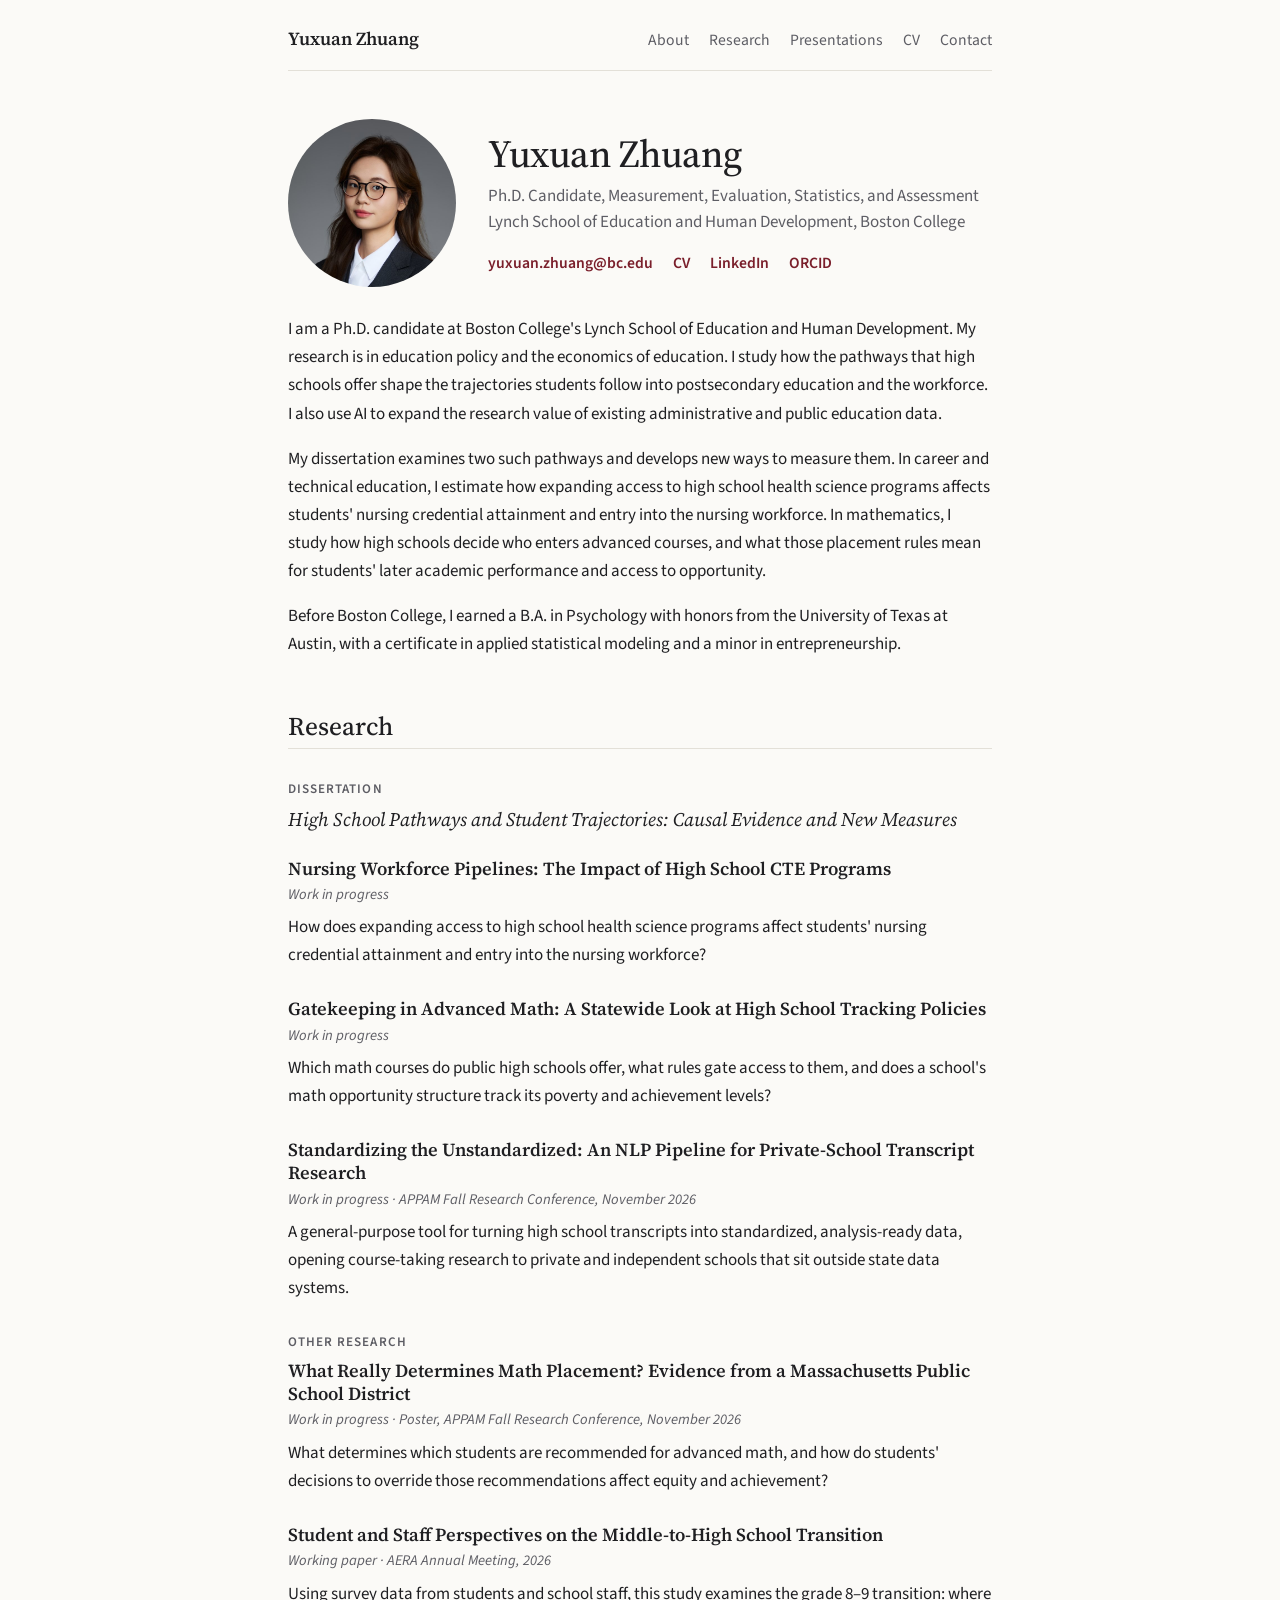
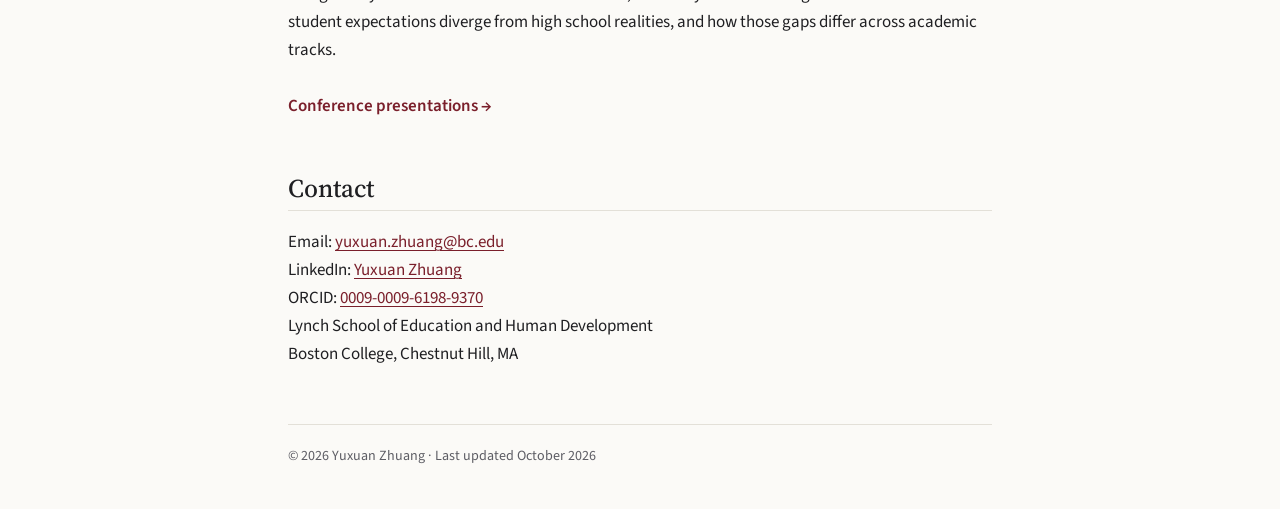
<file: index.html>
<!doctype html>
<html lang="en">
<head>
  <meta charset="utf-8">
  <meta name="viewport" content="width=device-width, initial-scale=1">

  <!-- Search engines: title + description are what Google shows in results -->
  <title>Yuxuan Zhuang | Lynch School of Education and Human Development, Boston College</title>
  <meta name="description" content="Yuxuan Zhuang is a Ph.D. candidate at Boston College working in education policy and the economics of education: high school pathways, career and technical education, the nursing workforce, math tracking, and AI tools for education research.">
  <meta name="author" content="Yuxuan Zhuang">
  <link rel="canonical" href="https://yuxuanzhuang8.github.io/">
  <meta name="google-site-verification" content="GEi0FgTsaxUaQqeVFlKWGGpqxEVGlqJ-vIndgyOLli8">

  <!-- Link previews (Slack, email, social) -->
  <meta property="og:type" content="profile">
  <meta property="og:site_name" content="Yuxuan Zhuang">
  <meta property="og:title" content="Yuxuan Zhuang">
  <meta property="og:description" content="Ph.D. candidate at Boston College studying high school pathways into college and the workforce, and AI tools for education research.">
  <meta property="og:url" content="https://yuxuanzhuang8.github.io/">

  <!-- Structured data: site name shown in Google results (instead of "GitHub") -->
  <script type="application/ld+json">
  {
    "@context": "https://schema.org",
    "@type": "WebSite",
    "name": "Yuxuan Zhuang",
    "url": "https://yuxuanzhuang8.github.io/"
  }
  </script>

  <!-- Structured data: tells Google this page is about a person -->
  <script type="application/ld+json">
  {
    "@context": "https://schema.org",
    "@type": "Person",
    "name": "Yuxuan Zhuang",
    "url": "https://yuxuanzhuang8.github.io/",
    "jobTitle": "Ph.D. Candidate",
    "email": "mailto:yuxuan.zhuang@bc.edu",
    "affiliation": { "@type": "CollegeOrUniversity", "name": "Boston College" },
    "alumniOf": { "@type": "CollegeOrUniversity", "name": "University of Texas at Austin" },
    "knowsAbout": ["Education policy", "Economics of education", "Career and technical education", "Nursing workforce", "Math tracking", "Causal inference", "AI in education research"],
    "sameAs": ["https://www.linkedin.com/in/yuxuan-zhuang-ba6a69193", "https://orcid.org/0009-0009-6198-9370"]
  }
  </script>

  <link rel="icon" href="data:image/svg+xml,%3Csvg xmlns='http://www.w3.org/2000/svg' viewBox='0 0 64 64'%3E%3Crect width='64' height='64' rx='14' fill='%237a1f2b'/%3E%3Ctext x='32' y='42' font-family='Georgia,serif' font-size='28' fill='white' text-anchor='middle'%3EYZ%3C/text%3E%3C/svg%3E">
  <link rel="preconnect" href="https://fonts.googleapis.com">
  <link rel="preconnect" href="https://fonts.gstatic.com" crossorigin>
  <link href="https://fonts.googleapis.com/css2?family=Source+Sans+3:ital,wght@0,400;0,600;1,400&family=Source+Serif+4:opsz,wght@8..60,500;8..60,600&display=swap" rel="stylesheet">
  <link rel="stylesheet" href="style.css">
</head>
<body>

  <header class="site-header">
    <a class="site-name" href="#top">Yuxuan Zhuang</a>
    <nav aria-label="Main">
      <a href="#about">About</a>
      <a href="#research">Research</a>
      <a href="presentations.html">Presentations</a>
      <a href="files/Yuxuan_Zhuang_CV.pdf">CV</a>
      <a href="#contact">Contact</a>
    </nav>
  </header>

  <main id="top">

    <!-- ===================== ABOUT ===================== -->
    <section id="about" class="intro">
      <!-- Headshot: replace files/headshot.jpg to change the photo (square image, ~600x600) -->
      <img class="headshot" src="files/headshot.jpg" alt="Photo of Yuxuan Zhuang" width="168" height="168">
      <div>
        <h1>Yuxuan Zhuang</h1>
        <p class="role">
          Ph.D. Candidate, Measurement, Evaluation, Statistics, and Assessment<br>
          Lynch School of Education and Human Development, Boston College
        </p>
        <p class="links">
          <a href="mailto:yuxuan.zhuang@bc.edu">yuxuan.zhuang@bc.edu</a>
          <a href="files/Yuxuan_Zhuang_CV.pdf">CV</a>
          <a href="https://www.linkedin.com/in/yuxuan-zhuang-ba6a69193">LinkedIn</a>
          <a href="https://orcid.org/0009-0009-6198-9370">ORCID</a>
          <!-- Add when ready:
          <a href="https://github.com/yuxuanzhuang8">GitHub</a>
          <a href="https://scholar.google.com/citations?user=XXXX">Google Scholar</a>
          -->
        </p>
      </div>
    </section>

    <section class="bio">
      <p>
        I am a Ph.D. candidate at Boston College's Lynch School of Education and Human Development.
        My research is in education policy and the economics of education. I study how the pathways
        that high schools offer shape the trajectories students follow into postsecondary education
        and the workforce. I also use AI to expand the research value of existing administrative
        and public education data.
      </p>
      <p>
        My dissertation examines two such pathways and develops new ways to measure them. In career
        and technical education, I estimate how expanding access to high school health science
        programs affects students' nursing credential attainment and entry into the nursing
        workforce. In mathematics, I study how
        high schools decide who enters advanced courses, and what those placement rules mean for students'
        later academic performance and access to opportunity.
      </p>
      <p>
        Before Boston College, I earned a B.A. in Psychology with honors from the University of Texas
        at Austin, with a certificate in applied statistical modeling and a minor in entrepreneurship.
      </p>
    </section>

    <!-- ===================== RESEARCH ===================== -->
    <section id="research">
      <h2>Research</h2>

      <h3>Dissertation</h3>
      <p class="diss-title">
        High School Pathways and Student Trajectories: Causal Evidence and New Measures
      </p>

      <!-- Paper descriptions are kept to one sentence (question only, no methods) until each paper is posted -->
      <article class="paper">
        <h4>Nursing Workforce Pipelines: The Impact of High School CTE Programs</h4>
        <p class="meta">Work in progress</p>
        <p>
          How does expanding access to high school health science programs affect students' nursing
          credential attainment and entry into the nursing workforce?
        </p>
      </article>

      <article class="paper">
        <h4>Gatekeeping in Advanced Math: A Statewide Look at High School Tracking Policies</h4>
        <p class="meta">Work in progress</p>
        <p>
          Which math courses do public high schools offer, what rules gate access to them, and does a
          school's math opportunity structure track its poverty and achievement levels?
        </p>
      </article>

      <article class="paper">
        <h4>Standardizing the Unstandardized: An NLP Pipeline for Private-School Transcript Research</h4>
        <p class="meta">Work in progress · APPAM Fall Research Conference, November 2026</p>
        <p>
          A general-purpose tool for turning high school transcripts into standardized, analysis-ready
          data, opening course-taking research to private and independent schools that sit outside
          state data systems.
        </p>
      </article>

      <h3>Other research</h3>

      <article class="paper">
        <h4>What Really Determines Math Placement? Evidence from a Massachusetts Public School District</h4>
        <p class="meta">Work in progress · Poster, APPAM Fall Research Conference, November 2026</p>
        <p>
          What determines which students are recommended for advanced math, and how do students'
          decisions to override those recommendations affect equity and achievement?
        </p>
      </article>

      <article class="paper">
        <h4>Student and Staff Perspectives on the Middle-to-High School Transition</h4>
        <p class="meta">Working paper · AERA Annual Meeting, 2026</p>
        <p>
          Using survey data from students and school staff, this study examines the grade 8–9
          transition: where student expectations diverge from high school realities, and how those
          gaps differ across academic tracks.
        </p>
      </article>

      <p class="more"><a href="presentations.html">Conference presentations →</a></p>
    </section>

    <!-- ===================== CONTACT ===================== -->
    <section id="contact">
      <h2>Contact</h2>
      <p>
        Email: <a href="mailto:yuxuan.zhuang@bc.edu">yuxuan.zhuang@bc.edu</a><br>
        LinkedIn: <a href="https://www.linkedin.com/in/yuxuan-zhuang-ba6a69193">Yuxuan Zhuang</a><br>
        ORCID: <a href="https://orcid.org/0009-0009-6198-9370">0009-0009-6198-9370</a><br>
        Lynch School of Education and Human Development<br>
        Boston College, Chestnut Hill, MA
      </p>
    </section>

  </main>

  <footer class="site-footer">
    <p>© 2026 Yuxuan Zhuang · Last updated October 2026</p>
  </footer>

</body>
</html>
</file>
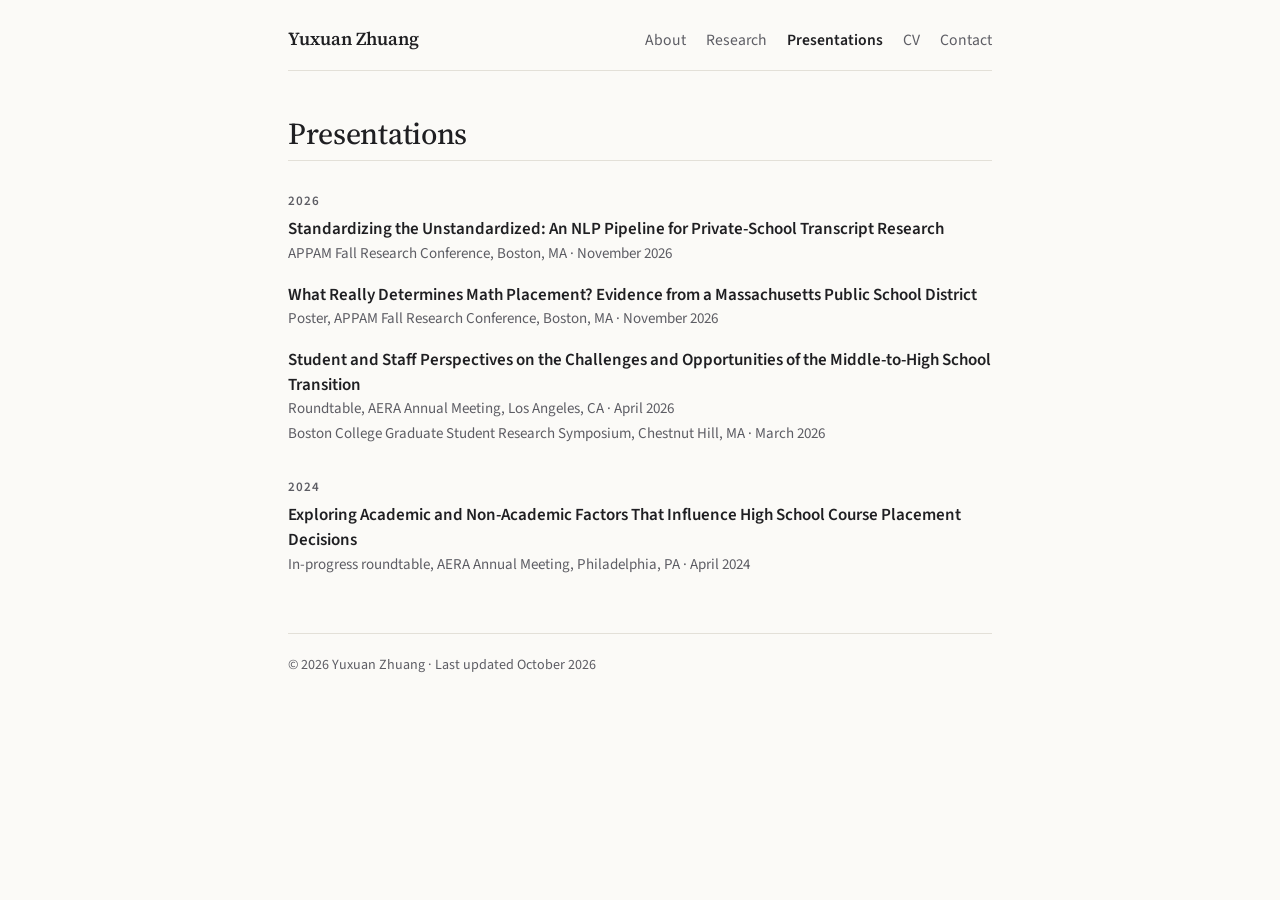
<file: presentations.html>
<!doctype html>
<html lang="en">
<head>
  <meta charset="utf-8">
  <meta name="viewport" content="width=device-width, initial-scale=1">

  <title>Presentations | Yuxuan Zhuang, Boston College</title>
  <meta name="description" content="Conference presentations by Yuxuan Zhuang, Ph.D. candidate at Boston College: APPAM and AERA presentations on high school math placement, transcript data, and the middle-to-high school transition.">
  <meta name="author" content="Yuxuan Zhuang">
  <link rel="canonical" href="https://yuxuanzhuang8.github.io/presentations.html">

  <link rel="icon" href="data:image/svg+xml,%3Csvg xmlns='http://www.w3.org/2000/svg' viewBox='0 0 64 64'%3E%3Crect width='64' height='64' rx='14' fill='%237a1f2b'/%3E%3Ctext x='32' y='42' font-family='Georgia,serif' font-size='28' fill='white' text-anchor='middle'%3EYZ%3C/text%3E%3C/svg%3E">
  <link rel="preconnect" href="https://fonts.googleapis.com">
  <link rel="preconnect" href="https://fonts.gstatic.com" crossorigin>
  <link href="https://fonts.googleapis.com/css2?family=Source+Sans+3:ital,wght@0,400;0,600;1,400&family=Source+Serif+4:opsz,wght@8..60,500;8..60,600&display=swap" rel="stylesheet">
  <link rel="stylesheet" href="style.css">
</head>
<body>

  <header class="site-header">
    <a class="site-name" href="index.html">Yuxuan Zhuang</a>
    <nav aria-label="Main">
      <a href="index.html#about">About</a>
      <a href="index.html#research">Research</a>
      <a href="presentations.html" aria-current="page">Presentations</a>
      <a href="files/Yuxuan_Zhuang_CV.pdf">CV</a>
      <a href="index.html#contact">Contact</a>
    </nav>
  </header>

  <main>
    <h1 class="page-title">Presentations</h1>

    <!-- Newest first. Copy an <li> block to add a presentation. -->
    <h3>2026</h3>
    <ul class="pres">
      <li>
        <span class="pres-title">Standardizing the Unstandardized: An NLP Pipeline for Private-School Transcript Research</span>
        <span class="pres-venue">APPAM Fall Research Conference, Boston, MA · November 2026</span>
      </li>
      <li>
        <span class="pres-title">What Really Determines Math Placement? Evidence from a Massachusetts Public School District</span>
        <span class="pres-venue">Poster, APPAM Fall Research Conference, Boston, MA · November 2026</span>
      </li>
      <li>
        <span class="pres-title">Student and Staff Perspectives on the Challenges and Opportunities of the Middle-to-High School Transition</span>
        <span class="pres-venue">Roundtable, AERA Annual Meeting, Los Angeles, CA · April 2026</span>
        <span class="pres-venue">Boston College Graduate Student Research Symposium, Chestnut Hill, MA · March 2026</span>
      </li>
    </ul>

    <h3>2024</h3>
    <ul class="pres">
      <li>
        <span class="pres-title">Exploring Academic and Non-Academic Factors That Influence High School Course Placement Decisions</span>
        <span class="pres-venue">In-progress roundtable, AERA Annual Meeting, Philadelphia, PA · April 2024</span>
      </li>
    </ul>
  </main>

  <footer class="site-footer">
    <p>© 2026 Yuxuan Zhuang · Last updated October 2026</p>
  </footer>

</body>
</html>
</file>
<file: style.css>
/* ---------- Colors (light, then dark) ---------- */
:root {
  --bg: #fbfaf7;
  --text: #1f1f22;
  --muted: #5d5d64;
  --rule: #e3e0d8;
  --accent: #7a1f2b;
  --accent-hover: #551520;
  --serif: "Source Serif 4", Georgia, "Times New Roman", serif;
  --sans: "Source Sans 3", -apple-system, BlinkMacSystemFont, "Segoe UI", Helvetica, Arial, sans-serif;
  color-scheme: light dark;
}

@media (prefers-color-scheme: dark) {
  :root {
    --bg: #151517;
    --text: #e9e9ec;
    --muted: #a4a4ad;
    --rule: #2d2d33;
    --accent: #e39aa2;
    --accent-hover: #f3c3c8;
  }
}

/* ---------- Base ---------- */
*, *::before, *::after { box-sizing: border-box; }

html { scroll-behavior: smooth; }

body {
  margin: 0 auto;
  max-width: 46rem;
  padding: 0 16px;
  background: var(--bg);
  color: var(--text);
  font-family: var(--sans);
  font-size: 1.0625rem;
  line-height: 1.65;
  -webkit-font-smoothing: antialiased;
}

a {
  color: var(--accent);
  text-decoration: underline;
  text-decoration-thickness: 1px;
  text-underline-offset: 3px;
}
a:hover { color: var(--accent-hover); }

h1, h2, h3, h4 {
  font-family: var(--serif);
  font-weight: 600;
  line-height: 1.25;
}

/* ---------- Header ---------- */
.site-header {
  display: flex;
  flex-wrap: wrap;
  align-items: baseline;
  justify-content: space-between;
  gap: 0.5rem 1.5rem;
  padding: 1.5rem 0 1rem;
  border-bottom: 1px solid var(--rule);
}

.site-name {
  font-family: var(--serif);
  font-size: 1.15rem;
  font-weight: 600;
  color: var(--text);
  text-decoration: none;
}

.site-header nav { display: flex; flex-wrap: wrap; gap: 0.25rem 1.25rem; }

.site-header nav a {
  color: var(--muted);
  text-decoration: none;
  font-size: 0.98rem;
}
.site-header nav a:hover { color: var(--accent); }
.site-header nav a[aria-current="page"] { color: var(--text); font-weight: 600; }

/* Title of a secondary page (e.g., Presentations) */
.page-title {
  margin: 2.75rem 0 0.5rem;
  padding-bottom: 0.4rem;
  border-bottom: 1px solid var(--rule);
  font-size: 1.9rem;
  font-weight: 500;
}

.more { margin: 0.5rem 0 0; font-weight: 600; }
.more a { text-decoration: none; }
.more a:hover { text-decoration: underline; }

/* ---------- Intro ---------- */
.intro {
  display: flex;
  align-items: center;
  gap: 2rem;
  padding-top: 3rem;
}

.headshot {
  flex: none;
  width: 168px;
  height: 168px;
  border-radius: 50%;
  object-fit: cover;
}

h1 {
  margin: 0 0 0.4rem;
  font-size: 2.4rem;
  font-weight: 500;
  letter-spacing: -0.01em;
}

.role {
  margin: 0;
  color: var(--muted);
  line-height: 1.5;
}

.links {
  display: flex;
  flex-wrap: wrap;
  gap: 0.25rem 1.25rem;
  margin: 1rem 0 0;
  font-weight: 600;
  font-size: 0.98rem;
}

.links a { text-decoration: none; }
.links a:hover { text-decoration: underline; }

.bio { margin-top: 1.75rem; }

/* ---------- Sections ---------- */
section { scroll-margin-top: 1rem; }

h2 {
  margin: 3.25rem 0 1rem;
  padding-bottom: 0.4rem;
  border-bottom: 1px solid var(--rule);
  font-size: 1.6rem;
  font-weight: 500;
}

h3 {
  margin: 2rem 0 0.5rem;
  color: var(--muted);
  font-family: var(--sans);
  font-size: 0.82rem;
  font-weight: 600;
  letter-spacing: 0.08em;
  text-transform: uppercase;
}

.diss-title {
  margin: 0 0 1.5rem;
  font-family: var(--serif);
  font-size: 1.2rem;
  font-style: italic;
  line-height: 1.4;
}

/* ---------- Papers ---------- */
.paper { margin: 0 0 1.75rem; }

.paper h4 {
  margin: 0;
  font-size: 1.15rem;
}

.paper .meta {
  margin: 0.2rem 0 0.4rem;
  color: var(--muted);
  font-size: 0.92rem;
  font-style: italic;
}

.paper p:last-child { margin-top: 0; }

/* ---------- Presentations ---------- */
.pres { list-style: none; margin: 0; padding: 0; }

.pres li { margin: 0 0 1rem; }

.pres-title,
.pres-venue { display: block; }

.pres-title { font-weight: 600; line-height: 1.45; }

.pres-venue { color: var(--muted); font-size: 0.94rem; }

/* ---------- Footer ---------- */
.site-footer {
  margin-top: 3.5rem;
  padding: 1.25rem 0 2.5rem;
  border-top: 1px solid var(--rule);
  color: var(--muted);
  font-size: 0.88rem;
}
.site-footer p { margin: 0; }

/* ---------- Phones ---------- */
@media (max-width: 560px) {
  body { font-size: 1rem; }
  .intro { flex-direction: column; align-items: flex-start; gap: 1.25rem; padding-top: 2rem; }
  .headshot { width: 128px; height: 128px; }
  h1 { font-size: 2rem; }
  h2 { margin-top: 2.5rem; }
}
</file>
